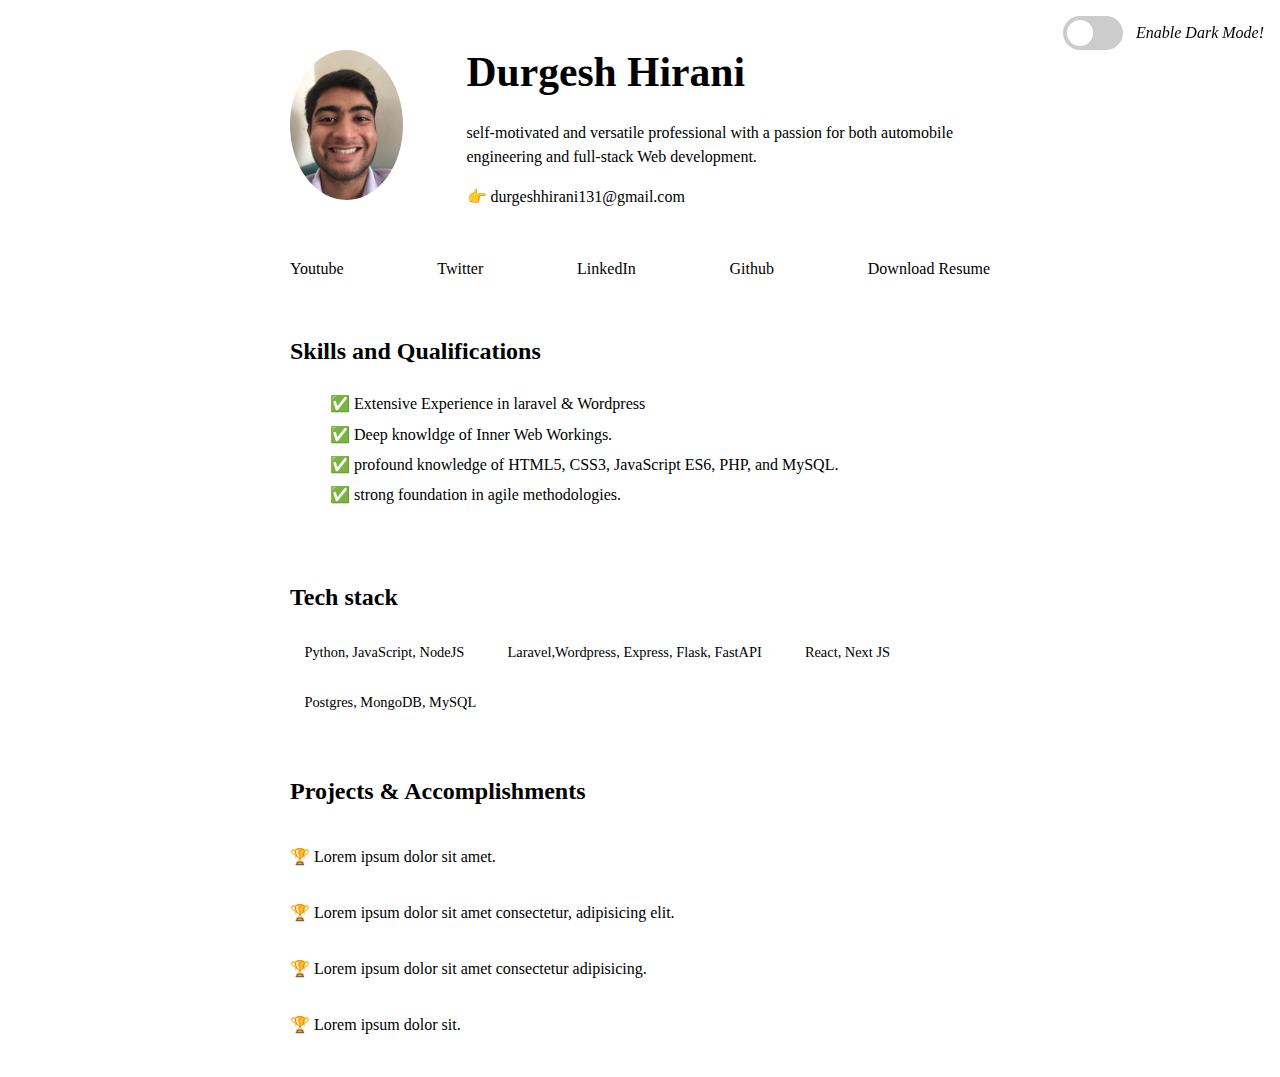
<file: index.html>
<!DOCTYPE html>
<!-- obs studio -->
<!-- thunderbird -->
<html lang="en" class="dark">
  <head>
    <meta charset="UTF-8" />
    <meta name="viewport" content="width=device-width, initial-scale=1.0" />
    <title>Resume Website</title>
    <link rel="stylesheet" href="./styles/main.css" />
  </head>
  <body>
    <div id="container--main">
      <section id="wrapper--hero" class="section--page">
        <img id="profile-pic" src="./assets/images/IMG_5679.JPG" alt="." />
        <div>
          <h1 id="user-name">Durgesh Hirani</h1>
          <p id="bio">
            self-motivated and versatile professional with a passion for both
            automobile engineering and full-stack
            <a href="#">Web</a> development.
          </p>
          <p id="email">👉 durgeshhirani131@gmail.com</p>
        </div>
      </section>

      <section class="section--page">
        <div id="socials--list">
          <a href="#" target="_blank">Youtube</a>
          <a href="#" target="_blank">Twitter</a>
          <a href="#" target="_blank">LinkedIn</a>
          <a href="#" target="_blank">Github</a>
          <a href="#" target="_blank">Download Resume</a>
        </div>
      </section>

      <section class="section--page">
        <h2>Skills and Qualifications</h2>
        <ul id="qualifications--list">
          <li>✅ Extensive Experience in laravel & Wordpress</li>
          <li>✅ Deep knowldge of Inner Web Workings.</li>
          <li>
            ✅ profound knowledge of HTML5, CSS3, JavaScript ES6, PHP, and
            MySQL.
          </li>
          <li>✅ strong foundation in agile methodologies.</li>
        </ul>
      </section>

      <section class="section--page">
        <h2>Tech stack</h2>

        <div id="wrapper--techstack__items">
          <div class="card--techstack">
            <span>Python, JavaScript, NodeJS</span>
          </div>
          <div class="card--techstack">
            <span>Laravel,Wordpress, Express, Flask, FastAPI</span>
          </div>
          <div class="card--techstack"><span>React, Next JS</span></div>
          <div class="card--techstack">
            <span>Postgres, MongoDB, MySQL</span>
          </div>
        </div>
      </section>

      <!-- <section id="work-history-wrapper" class="section--page">
        <h2>Work History</h2>

        <div class="line-break"></div>
        <div class="card--work-history">
          <strong>🚧 DEVELOPER ADVOCATE | AGORA.IO</strong>
          <p>11/2021 - Present</p>
          <p>
            Worked on making Agora’s Web Based SDK more accessible through video
            tutorials, articles, demo projects and event based training. Also
            building out React UI components & leading a team to re-design
            Agora’s documentation and api reference.
          </p>
          <ul>
            <li>
              Doubled Web SDK’s monthly usage minutes from 15 million to 30
              million minutes within my first 4 months
            </li>
            <li>
              Produced educational video content which resulted in 300k+ views
              on youtube
            </li>
            <li>
              Produced SEO campaigns and content to gain market share for
              related keywords.
            </li>
          </ul>
        </div>

        <div class="line-break"></div>

        <div class="card--work-history">
          <strong>🚧 INSTRUCTOR | YOUTUBE, UDEMY, TEACHABLE</strong>
          <p>11/2019 - Present</p>
          <p>
            Produced content showcasing new tech, tutorials & interviews with
            top developers.
          </p>
          <ul>
            <li>166,000+ Youtube Subscribers</li>
            <li>30,000 course copies sold</li>
            <li>12+ Million views on Youtube</li>
            <li>
              Made regular contributions to Traversy Medias youtube channel
              (1.9m Subscribers)
            </li>
            <li>
              Tutorial videos included projects such as social networks,
              Ecommerce, real time video, stripe & paypal integrations and more
            </li>
          </ul>
        </div>

        <div class="line-break"></div>

        <div class="card--work-history">
          <strong>🚧 SENIOR DEVELOPER | FOI LABS</strong>
          <p>10/2017 - 10/2019</p>
          <p>
            Designed and developed a laboratory management system. My system
            provided an interface for lab technicians and customers to view and
            track data from samples tested in the lab.
          </p>
          <ul>
            <li>
              Designed prototype & pitched original idea for new lab management
              system (LIMS)
            </li>
            <li>
              Built entire code base and brought version 1 of LIMS system to
              market as a solo developer
            </li>
            <li>Onboarded and trained customers (Webinars & Conferences)</li>
            <li>
              Managed a small team of developers in expansion of LIMS system
            </li>
          </ul>
        </div>

        <div class="line-break"></div>

        <div class="card--work-history">
          <strong>🚧 DIGITAL MARKETER | UNIFIVE DIGITAL</strong>
          <p>2014 - 2017</p>
          <p>
            Started a digital agency building websites and marketing for local
            businesses. Mostly Wordpress sites with small modifications to
            themes.
          </p>
          <ul>
            <li>Organized SEO & SEM campaigns on a local and global scale.</li>
            <li>
              Saved a customer $110k a year by reducing Adwords CPC cost with
              optimization
            </li>
            <li>
              70 + websites built with my small team of developers and
              freelancers
            </li>
          </ul>
        </div>
      </section> -->

      <section class="section--page">
        <h2>Projects & Accomplishments</h2>

        <div class="card--project">
          <a href="project1.html"
            ><span>🏆 </span>Lorem ipsum dolor sit amet.</a
          >
        </div>

        <div class="card--project">
          <a href="project1.html"
            ><span>🏆 </span>Lorem ipsum dolor sit amet consectetur, adipisicing
            elit.</a
          >
        </div>

        <div class="card--project">
          <a href="project1.html"
            ><span>🏆 </span>Lorem ipsum dolor sit amet consectetur
            adipisicing.</a
          >
        </div>

        <div class="card--project">
          <a href="project1.html"><span>🏆 </span>Lorem ipsum dolor sit.</a>
        </div>
      </section>
    </div>
    <div class="theme-switch-wrapper">
      <label class="theme-switch" for="checkbox">
        <input type="checkbox" id="checkbox" />
        <div class="slider round"></div>
      </label>
      <em>Enable Dark Mode!</em>
    </div>
    <script>
      const toggleSwitch = document.querySelector(
        '.theme-switch input[type="checkbox"]'
      );

      function switchTheme(e) {
        if (e.target.checked) {
          document.documentElement.setAttribute("data-theme", "dark");
        } else {
          document.documentElement.setAttribute("data-theme", "light");
        }
      }

      toggleSwitch.addEventListener("change", switchTheme, false);

      function switchTheme(e) {
        if (e.target.checked) {
          document.documentElement.setAttribute("data-theme", "dark");
          localStorage.setItem("theme", "dark"); //add this
        } else {
          document.documentElement.setAttribute("data-theme", "light");
          localStorage.setItem("theme", "light"); //add this
        }
      }

      const currentTheme = localStorage.getItem("theme")
        ? localStorage.getItem("theme")
        : null;

      if (currentTheme) {
        document.documentElement.setAttribute("data-theme", currentTheme);

        if (currentTheme === "dark") {
          toggleSwitch.checked = true;
        }
      }
    </script>
  </body>
</html>

<!-- <input type="checkbox" role="switch" name="" id="" checked /> -->
</file>
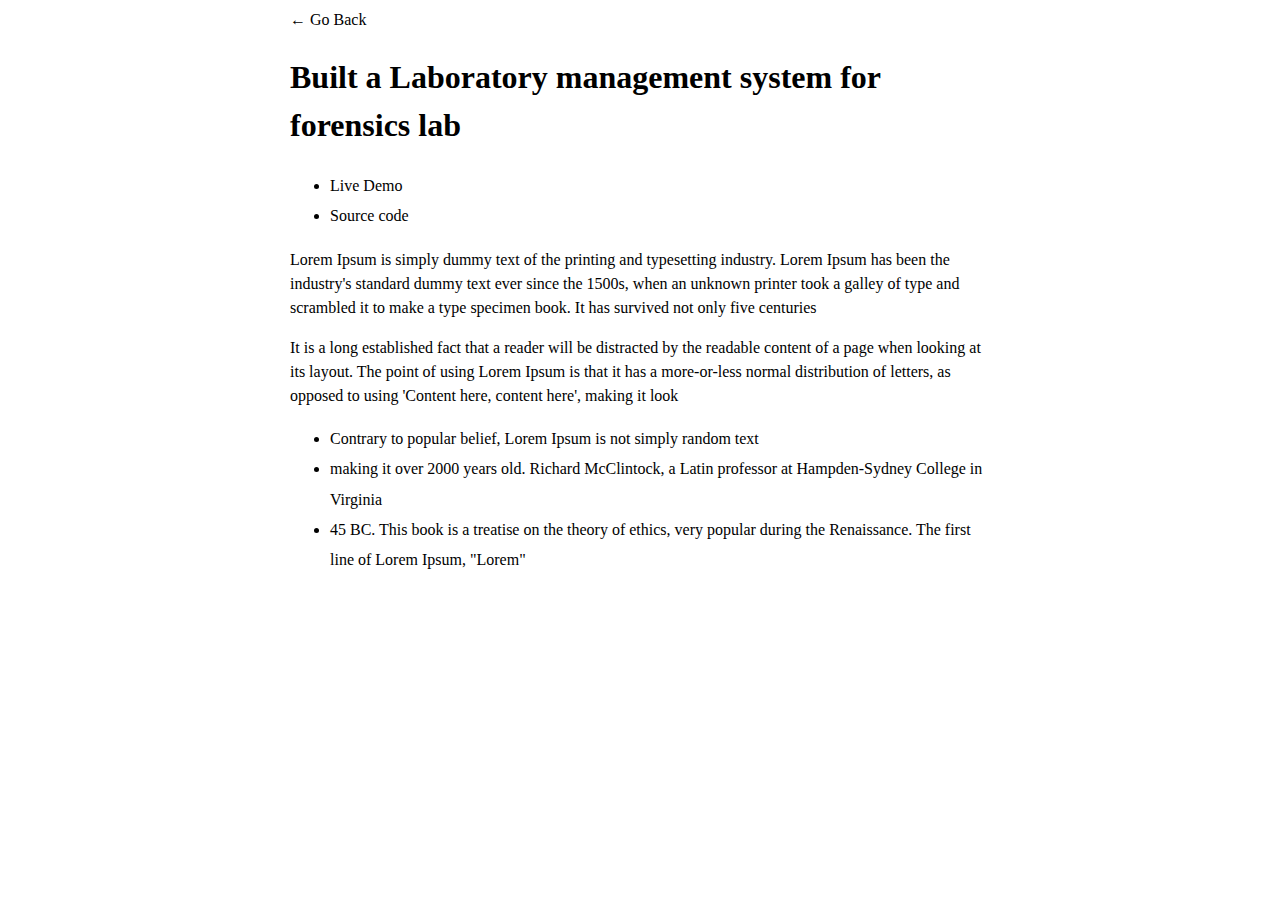
<file: project1.html>
<!DOCTYPE html>
<html>
  <head>
    <meta charset="utf-8" />

    <title>Project 1</title>
    <meta name="description" content="" />
    <meta name="viewport" content="width=device-width, initial-scale=1" />
    <link rel="stylesheet" href="./styles/main.css" />
  </head>
  <body>
    <div id="container--main">
      <a href="index.html">&#x2190; Go Back</a>
      <h1>Built a Laboratory management system for forensics lab</h1>

      <ul>
        <li><a href="#">Live Demo</a></li>
        <li><a href="#">Source code</a></li>
      </ul>
      <p>
        Lorem Ipsum is simply dummy text of the printing and typesetting
        industry. Lorem Ipsum has been the industry's standard dummy text ever
        since the 1500s, when an unknown printer took a galley of type and
        scrambled it to make a type specimen book. It has survived not only five
        centuries
      </p>

      <p>
        It is a long established fact that a reader will be distracted by the
        readable content of a page when looking at its layout. The point of
        using Lorem Ipsum is that it has a more-or-less normal distribution of
        letters, as opposed to using 'Content here, content here', making it
        look
      </p>

      <ul>
        <li>
          Contrary to popular belief, Lorem Ipsum is not simply random text
        </li>
        <li>
          making it over 2000 years old. Richard McClintock, a Latin professor
          at Hampden-Sydney College in Virginia
        </li>
        <li>
          45 BC. This book is a treatise on the theory of ethics, very popular
          during the Renaissance. The first line of Lorem Ipsum, "Lorem"
        </li>
      </ul>
    </div>
  </body>
</html>
</file>
<file: styles/main.css>
@font-face {
  font-family: SF-Pro;
  src: url("../assets/SF-Pro-Display-Regular.otf");
}

:root {
  --mainTextColor-light: #000;
  --secondaryTextColor-light: rgb(51 51 51);
  --mainLinkColor-light: #0da2b8;
  --mainBorderColor-light: rgb(218, 218, 218);
  --mainBgColor-light: rgb(249, 250, 251);

  --mainTextColor-dark: #fff;
  --secondaryTextColor-dark: #adb0b1;
  --mainLinkColor-dark: rgb(30, 190, 214);
  --mainBorderColor-dark: #2b3031;
  --mainBgColor-dark: #131415;

  /* --mainTextColor: var(--mainTextColor-dark);
  --secondaryTextColor: var(--secondaryTextColor-dark);
  --mainLinkColor: var(--mainLinkColor-dark);
  --mainBorderColor: var(--mainBorderColor-dark);
  --mainBgColor: var(--mainBgColor-dark); */
}
[data-theme="dark"] {
  --mainTextColor: var(--mainTextColor-dark);
  --secondaryTextColor: var(--secondaryTextColor-dark);
  --mainLinkColor: var(--mainLinkColor-dark);
  --mainBorderColor: var(--mainBorderColor-dark);
  --mainBgColor: var(--mainBgColor-dark);
}

* {
  font-family: "SF-Pro-Display-Regular";
  line-height: 1.5em;
  box-sizing: border-box;
  color: var(--mainTextColor);
}

body {
  background-color: var(--mainBgColor);
}

#toggle {
  width: 3em;
  height: 3em;
  position: fixed;
  top: 0.5em;
  right: 0.5em;
  border-radius: 20%;
  border: 0.1em solid red;
  cursor: pointer;
}

p,
span,
li {
  color: var(--secondaryTextColor);
  font-size: 1em;
}

a {
  text-decoration: none;
  color: var(--mainLinkColor);
  font-size: 500;
}

li {
  line-height: 1.9em;
}

#container--main {
  max-width: 700px;
  margin: 0 auto;
}

.section--page {
  padding-top: 1em;
  padding-bottom: 1em;
}

#wrapper--hero {
  display: flex;
  align-items: center;
  gap: 4em;
}

#user-name {
  font-size: 2.6em;
  line-height: 1em;
}
#bio,
a {
  font-weight: 300;
}

#profile-pic {
  border-radius: 50%;
  width: 150px;
  height: 150px;
  object-fit: cover;
}

#email {
  color: var(--mainTextColor);
}

#socials--list {
  display: flex;
  justify-content: space-between;
  column-gap: 1em;
  flex-wrap: wrap;
}

#socials--list a {
  font-size: 1em;
  color: var(--secondaryTextColor);
  transition: 0.3s;
}

#socials--list a:hover {
  color: var(--mainLinkColor);
}
#qualifications--list {
  /* list-style-type: none; */
  list-style: none;
}

#wrapper--techstack__items {
  display: flex;
  flex-wrap: wrap;
  gap: 1em;
  font-size: 0.9em;
}

.card--techstack {
  border: 1px solid var(--mainBorderColor);
  border-radius: 5px;
  padding: 0.5em 1em;
  align-items: center;
}

.card--work-history {
  border-left: 1px solid var(--mainBorderColor);
  margin-top: 3em;
  margin-bottom: 3em;
  padding-left: 2em;
}

.line-break {
  background-color: var(--mainBorderColor);
  height: 1px;
}

.card--project {
  padding-top: 1em;
  padding-bottom: 1em;
  border-top: 1px solid var(--mainBorderColor);
}

.card--project a {
  color: var(--mainTextColor);

  transition: 0.3s;
}

.card--project a:hover {
  color: rgb(30, 190, 214);
}

@media (max-width: 600px) {
  .section--page {
    padding-top: 1em;
    padding-bottom: 1em;
  }

  #wrapper--hero {
    gap: 1em;
    flex-direction: column;
  }

  #profile-pic {
    width: 200px;
    height: 200px;
  }

  .card--work-history {
    border-left: none;
    padding-left: 0;
  }
}

/*Simple css to style it like a toggle switch*/
.theme-switch-wrapper {
  position: fixed;
  top: 1em;
  right: 1em;
  display: flex;
  align-items: center;

  em {
    margin-left: 10px;
    font-size: 1rem;
  }
}
.theme-switch {
  display: inline-block;
  height: 34px;
  position: relative;
  width: 60px;
  margin-right: 0.2em;
}

.theme-switch input {
  display: none;
}

.slider {
  background-color: #ccc;
  bottom: 0;
  cursor: pointer;
  left: 0;
  position: absolute;
  right: 0;
  top: 0;
  transition: 0.4s;
}

.slider:before {
  background-color: #fff;
  bottom: 4px;
  content: "";
  height: 26px;
  left: 4px;
  position: absolute;
  transition: 0.4s;
  width: 26px;
}

input:checked + .slider {
  background-color: #66bb6a;
}

input:checked + .slider:before {
  transform: translateX(26px);
}

.slider.round {
  border-radius: 34px;
}

.slider.round:before {
  border-radius: 50%;
}
</file>
